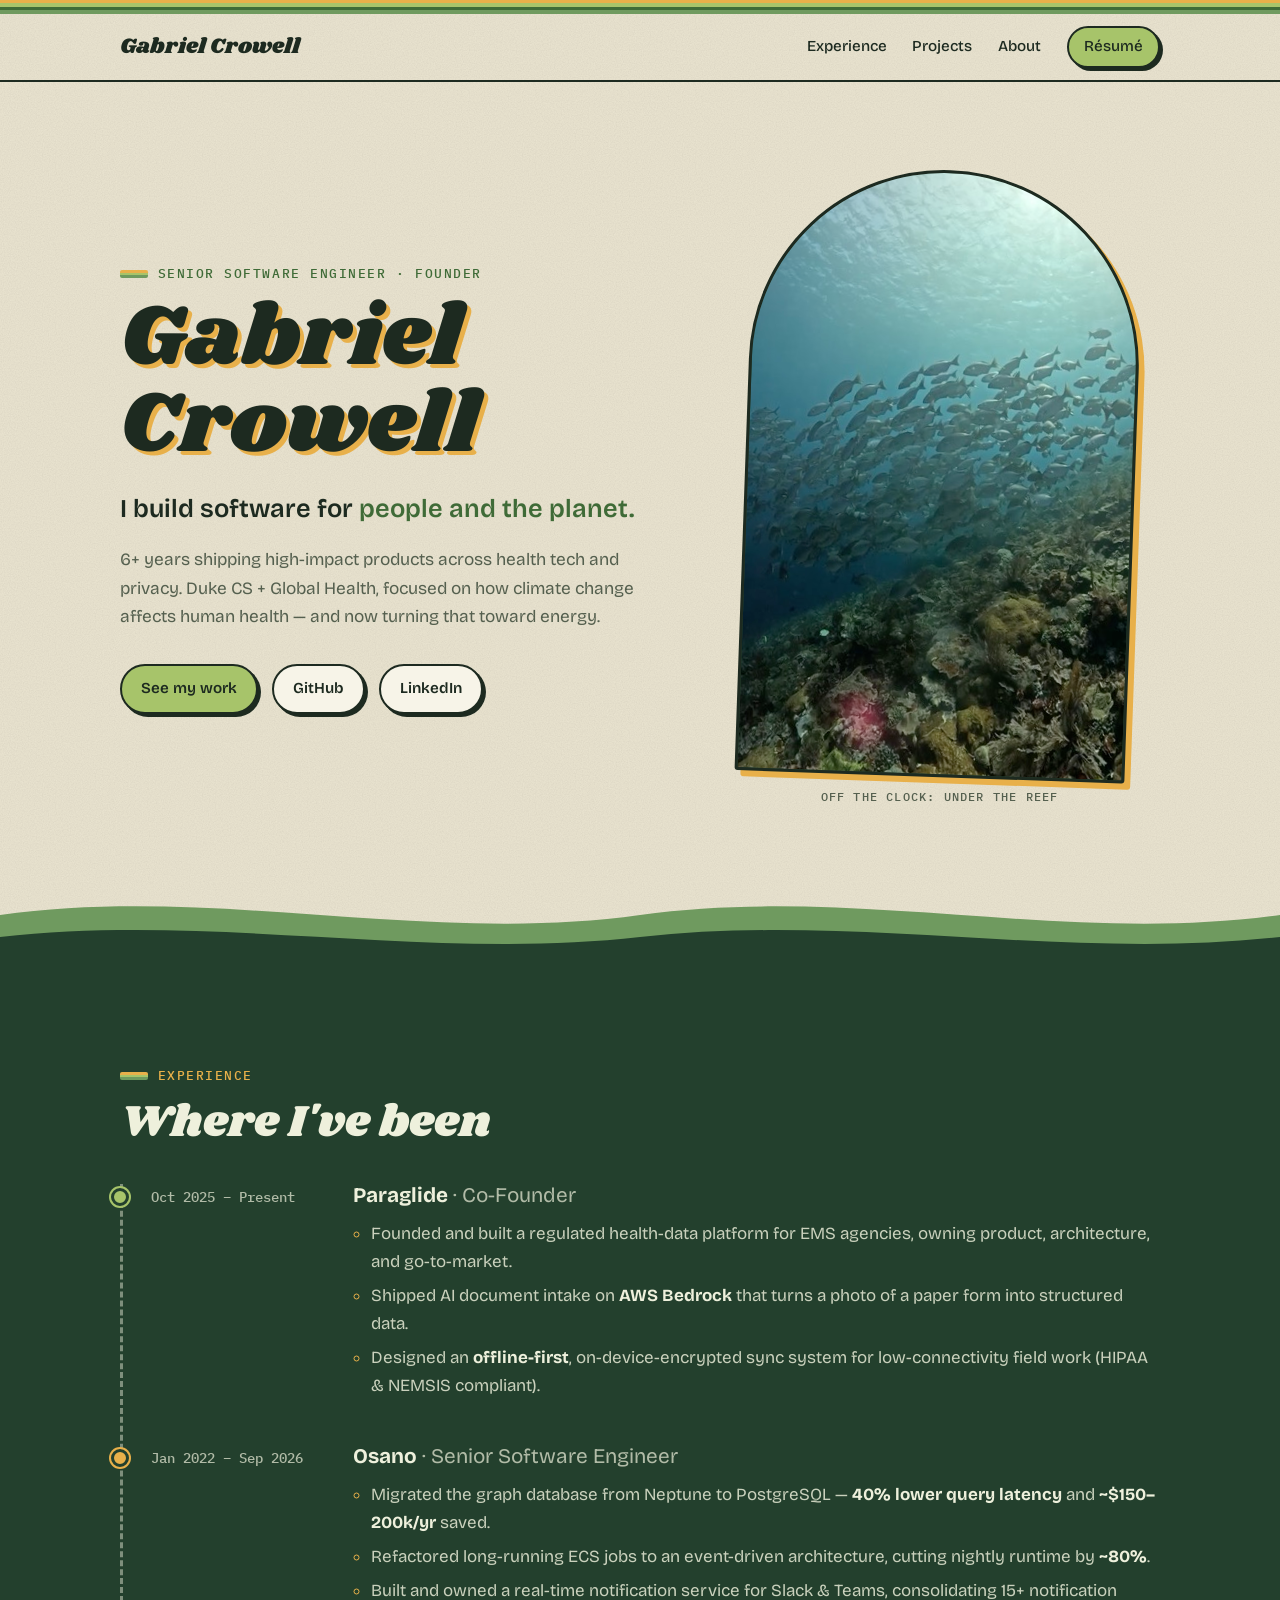
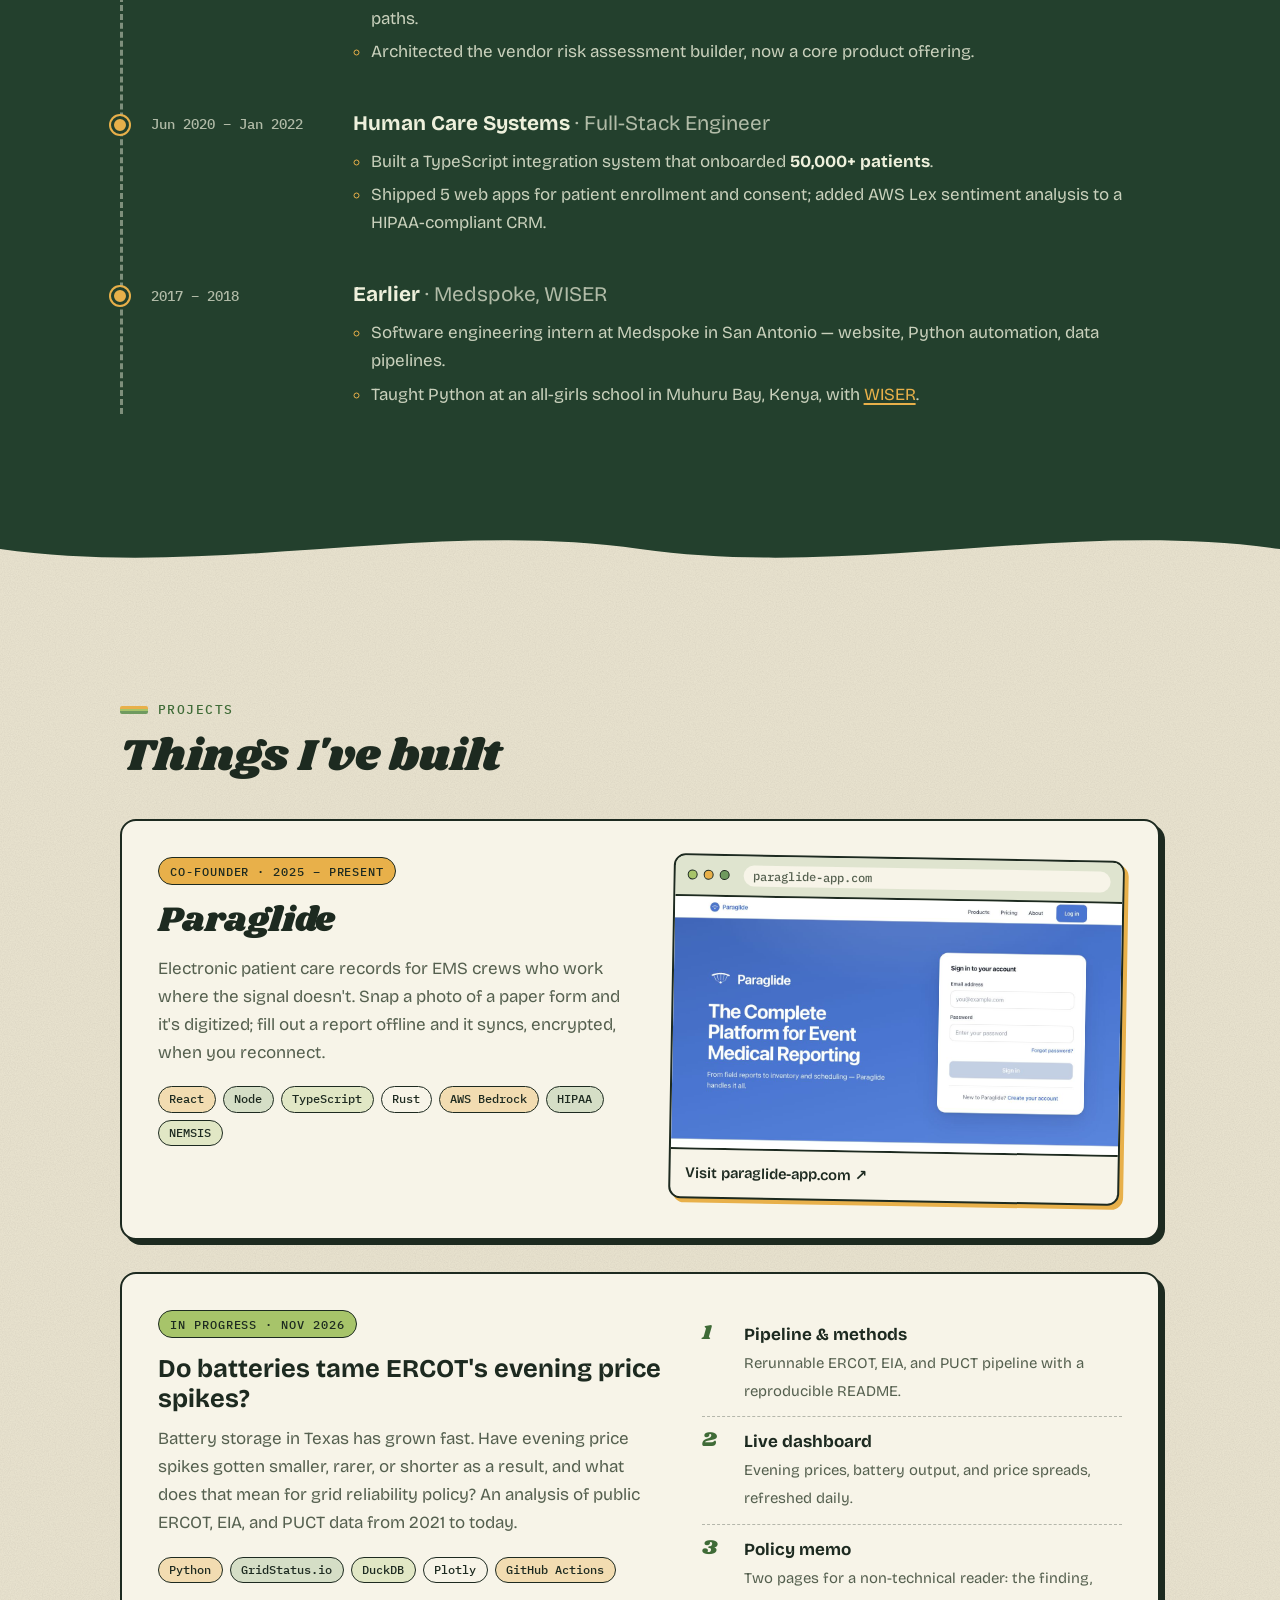
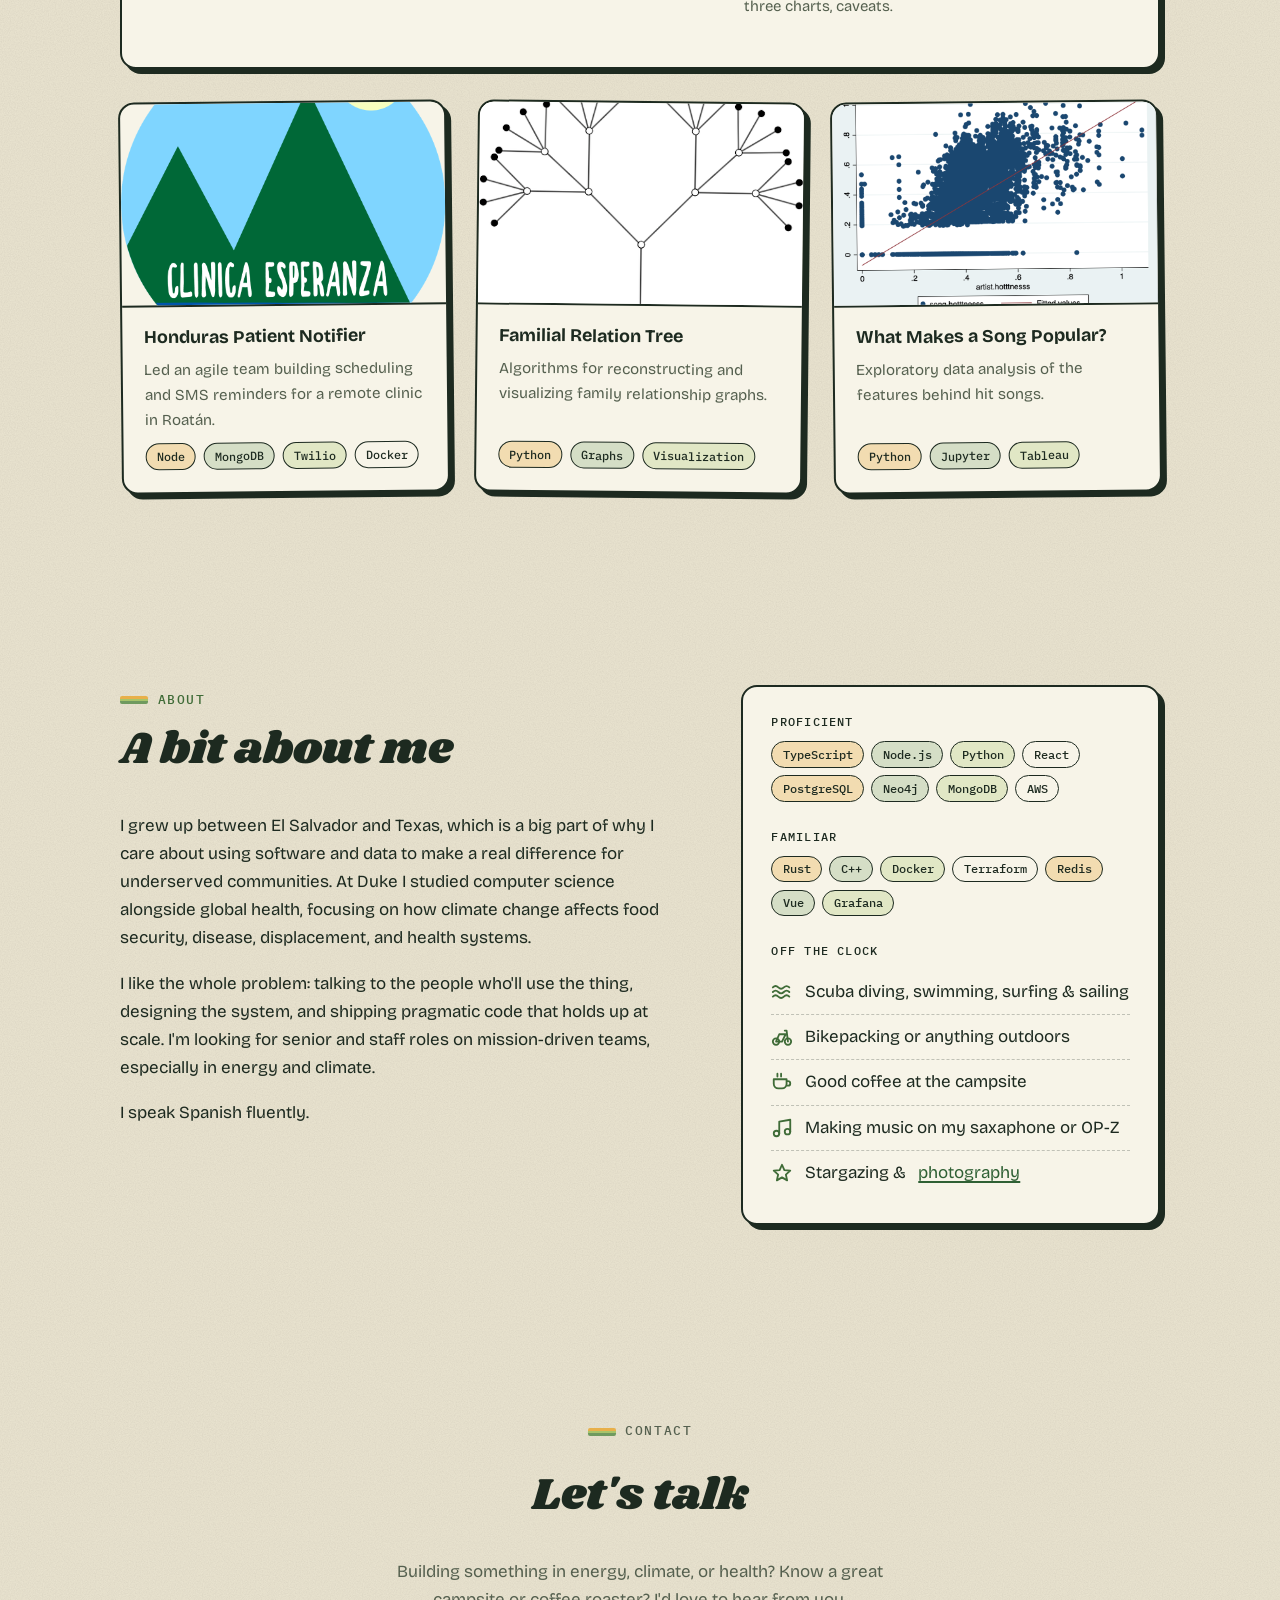
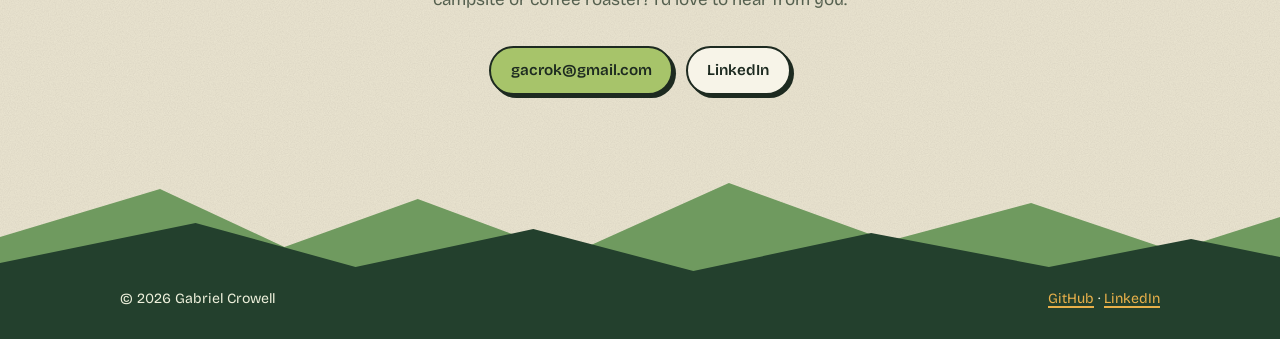
<file: index.html>
<!DOCTYPE html>
<html lang="en" data-palette="forest">
<head>
  <meta charset="utf-8">
  <meta name="viewport" content="width=device-width, initial-scale=1">
  <title>Gabriel Crowell — Software Engineer</title>
  <meta name="description" content="Gabriel Crowell is a senior software engineer building mission-driven systems across health tech, privacy, and energy.">

  <meta property="og:title" content="Gabriel Crowell — Software Engineer">
  <meta property="og:description" content="Senior software engineer building mission-driven systems across health tech, privacy, and energy.">

  <link rel="preconnect" href="https://fonts.googleapis.com">
  <link rel="preconnect" href="https://fonts.gstatic.com" crossorigin>
  <link href="https://fonts.googleapis.com/css2?family=Bricolage+Grotesque:opsz,wght@12..96,400;12..96,500;12..96,600;12..96,700&family=IBM+Plex+Mono:wght@500&family=Shrikhand&display=swap" rel="stylesheet">
  <link rel="stylesheet" href="css/site.css">
</head>

<body>

  <div class="stripes" aria-hidden="true"></div>
  <nav class="nav">
    <div class="wrap">
      <a class="nav-name" href="#top">Gabriel Crowell</a>
      <div class="nav-links">
        <a href="#experience">Experience</a>
        <a href="#projects">Projects</a>
        <a href="#about">About</a>
        <a class="btn btn-primary" href="Gabriel_Crowell_Resume.pdf">Résumé</a>
      </div>
    </div>
  </nav>

  <main id="top">

    <!-- Hero -->
    <header class="hero">
      <div class="wrap">
        <div>
          <p class="eyebrow">Senior Software Engineer · Founder</p>
          <h1>Gabriel Crowell</h1>
          <p class="tagline">I build software for <mark>people and the planet.</mark></p>
          <p class="lede">
            6+ years shipping high-impact products across health tech and privacy. Duke CS + Global Health,
            focused on how climate change affects human health — and now turning that toward energy.
          </p>
          <div class="hero-actions">
            <a class="btn btn-primary" href="#projects">See my work</a>
            <a class="btn" href="https://github.com/MistyLeo12">GitHub</a>
            <a class="btn" href="https://www.linkedin.com/in/gabriel--crowell">LinkedIn</a>
          </div>
        </div>

        <figure class="hero-art">
          <video class="reef" autoplay muted loop playsinline preload="auto" poster="media/reef-poster.jpg" aria-label="Diving over a reef with a school of fish">
            <source src="media/reef-loop.mp4" type="video/mp4">
          </video>
          <figcaption>Off the clock: under the reef</figcaption>
        </figure>
      </div>

      <svg class="waves" viewBox="0 0 1440 90" preserveAspectRatio="none" aria-hidden="true">
        <path class="w1" d="M0,40 C240,10 480,70 720,40 C960,10 1200,70 1440,40 L1440,90 L0,90Z"/>
        <path class="w2" d="M0,62 C240,38 480,86 720,62 C960,38 1200,86 1440,62 L1440,90 L0,90Z"/>
      </svg>
    </header>

    <!-- Experience -->
    <section id="experience">
      <div class="wrap">
        <p class="eyebrow">Experience</p>
        <h2>Where I've been</h2>

        <ol class="jobs">
          <li class="job">
            <div class="job-when">Oct 2025 – Present</div>
            <div>
              <h3>Paraglide <span>· Co-Founder</span></h3>
              <ul>
                <li>Founded and built a regulated health-data platform for EMS agencies, owning product, architecture, and go-to-market.</li>
                <li>Shipped AI document intake on <strong>AWS Bedrock</strong> that turns a photo of a paper form into structured data.</li>
                <li>Designed an <strong>offline-first</strong>, on-device-encrypted sync system for low-connectivity field work (HIPAA &amp; NEMSIS compliant).</li>
              </ul>
            </div>
          </li>

          <li class="job">
            <div class="job-when">Jan 2022 – Sep 2026</div>
            <div>
              <h3>Osano <span>· Senior Software Engineer</span></h3>
              <ul>
                <li>Migrated the graph database from Neptune to PostgreSQL — <strong>40% lower query latency</strong> and <strong>~$150–200k/yr</strong> saved.</li>
                <li>Refactored long-running ECS jobs to an event-driven architecture, cutting nightly runtime by <strong>~80%</strong>.</li>
                <li>Built and owned a real-time notification service for Slack &amp; Teams, consolidating 15+ notification paths.</li>
                <li>Architected the vendor risk assessment builder, now a core product offering.</li>
              </ul>
            </div>
          </li>

          <li class="job">
            <div class="job-when">Jun 2020 – Jan 2022</div>
            <div>
              <h3>Human Care Systems <span>· Full-Stack Engineer</span></h3>
              <ul>
                <li>Built a TypeScript integration system that onboarded <strong>50,000+ patients</strong>.</li>
                <li>Shipped 5 web apps for patient enrollment and consent; added AWS Lex sentiment analysis to a HIPAA-compliant CRM.</li>
              </ul>
            </div>
          </li>

          <li class="job">
            <div class="job-when">2017 – 2018</div>
            <div>
              <h3>Earlier <span>· Medspoke, WISER</span></h3>
              <ul>
                <li>Software engineering intern at Medspoke in San Antonio — website, Python automation, data pipelines.</li>
                <li>Taught Python at an all-girls school in Muhuru Bay, Kenya, with <a href="https://www.wisergirls.org/">WISER</a>.</li>
              </ul>
            </div>
          </li>
        </ol>
      </div>
    </section>

    <svg class="waves down" viewBox="0 0 1440 90" preserveAspectRatio="none" aria-hidden="true">
      <path class="w1" d="M0,50 C240,20 480,80 720,50 C960,20 1200,80 1440,50 L1440,90 L0,90Z"/>
    </svg>

    <!-- Projects -->
    <section id="projects">
      <div class="wrap">
        <p class="eyebrow">Projects</p>
        <h2>Things I've built</h2>

        <article class="featured postcard">
          <div>
            <span class="status">Co-Founder · 2025 – Present</span>
            <h3>Paraglide</h3>
            <p>
              Electronic patient care records for EMS crews who work where the signal doesn't.
              Snap a photo of a paper form and it's digitized; fill out a report offline and it syncs, encrypted, when you reconnect.
            </p>
            <ul class="tags">
              <li>React</li><li>Node</li><li>TypeScript</li><li>Rust</li><li>AWS Bedrock</li><li>HIPAA</li><li>NEMSIS</li>
            </ul>
          </div>
          <a class="site-preview" href="https://www.paraglide-app.com/" target="_blank" rel="noopener">
            <div class="site-bar" aria-hidden="true"><i></i><i></i><i></i><span>paraglide-app.com</span></div>
            <img src="img/portfolio/paraglide.jpg" alt="Paraglide homepage: The Complete Platform for Event Medical Reporting" loading="lazy">
            <div class="site-cta">Visit paraglide-app.com ↗</div>
          </a>
        </article>

        <article class="energy postcard">
          <div>
            <span class="status building">In progress · Nov 2026</span>
            <h3>Do batteries tame ERCOT's evening price spikes?</h3>
            <p>
              Battery storage in Texas has grown fast. Have evening price spikes gotten smaller, rarer, or shorter as a result,
              and what does that mean for grid reliability policy? An analysis of public ERCOT, EIA, and PUCT data from 2021 to today.
            </p>
            <ul class="tags">
              <li>Python</li><li>GridStatus.io</li><li>DuckDB</li><li>Plotly</li><li>GitHub Actions</li>
            </ul>
          </div>
          <ol>
            <li><div><strong>Pipeline &amp; methods</strong><span>Rerunnable ERCOT, EIA, and PUCT pipeline with a reproducible README.</span></div></li>
            <li><div><strong>Live dashboard</strong><span>Evening prices, battery output, and price spreads, refreshed daily.</span></div></li>
            <li><div><strong>Policy memo</strong><span>Two pages for a non-technical reader: the finding, three charts, caveats.</span></div></li>
          </ol>
        </article>

        <div class="grid">
          <a class="card postcard" href="https://github.com/MistyLeo12/WhatsAppSpike">
            <img src="img/portfolio/clinica.png" alt="" loading="lazy">
            <div class="card-body">
              <h3>Honduras Patient Notifier</h3>
              <p>Led an agile team building scheduling and SMS reminders for a remote clinic in Roatán.</p>
              <ul class="tags"><li>Node</li><li>MongoDB</li><li>Twilio</li><li>Docker</li></ul>
            </div>
          </a>

          <a class="card postcard" href="https://github.com/MistyLeo12/Relation-Tree">
            <img src="img/portfolio/tree.png" alt="" loading="lazy">
            <div class="card-body">
              <h3>Familial Relation Tree</h3>
              <p>Algorithms for reconstructing and visualizing family relationship graphs.</p>
              <ul class="tags"><li>Python</li><li>Graphs</li><li>Visualization</li></ul>
            </div>
          </a>

          <a class="card postcard" href="https://github.com/MistyLeo12/songAnalysis-">
            <img src="img/portfolio/song.png" alt="" loading="lazy">
            <div class="card-body">
              <h3>What Makes a Song Popular?</h3>
              <p>Exploratory data analysis of the features behind hit songs.</p>
              <ul class="tags"><li>Python</li><li>Jupyter</li><li>Tableau</li></ul>
            </div>
          </a>
        </div>
      </div>
    </section>

    <!-- About -->
    <section id="about" class="about">
      <div class="wrap">
        <div>
          <p class="eyebrow">About</p>
          <h2>A bit about me</h2>
          <p>
            I grew up between El Salvador and Texas, which is a big part of why I care about using software and data
            to make a real difference for underserved communities. At Duke I studied computer science alongside global health,
            focusing on how climate change affects food security, disease, displacement, and health systems.
          </p>
          <p>
            I like the whole problem: talking to the people who'll use the thing, designing the system, and shipping
            pragmatic code that holds up at scale. I'm looking for senior and staff roles on mission-driven teams,
            especially in energy and climate.
          </p>
          <p>I speak Spanish fluently.</p>
        </div>

        <div class="about-side postcard">
          <div class="skills">
            <h3>Proficient</h3>
            <ul class="tags">
              <li>TypeScript</li><li>Node.js</li><li>Python</li><li>React</li><li>PostgreSQL</li>
              <li>Neo4j</li><li>MongoDB</li><li>AWS</li>
            </ul>
          </div>
          <div class="skills">
            <h3>Familiar</h3>
            <ul class="tags">
              <li>Rust</li><li>C++</li><li>Docker</li><li>Terraform</li><li>Redis</li><li>Vue</li><li>Grafana</li>
            </ul>
          </div>
          <h3>Off the clock</h3>
          <ul class="offline">
            <li><svg viewBox="0 0 24 24" aria-hidden="true"><path d="M2 7c2-2 4-2 6 0s4 2 6 0 4-2 6 0M2 12c2-2 4-2 6 0s4 2 6 0 4-2 6 0M2 17c2-2 4-2 6 0s4 2 6 0 4-2 6 0"/></svg>Scuba diving, swimming, surfing &amp; sailing</li>
            <li><svg viewBox="0 0 24 24" aria-hidden="true"><circle cx="5.5" cy="17" r="3.5"/><circle cx="18.5" cy="17" r="3.5"/><path d="M15 5h2l1.5 12M5.5 17 9 9h7l-4 8z"/></svg>Bikepacking or anything outdoors</li>
            <li><svg viewBox="0 0 24 24" aria-hidden="true"><path d="M3 9h14v5a5 5 0 0 1-5 5H8a5 5 0 0 1-5-5zM17 11h1.5a2.5 2.5 0 0 1 0 5H17M7 3v3M11 3v3"/></svg>Good coffee at the campsite</li>
            <li><svg viewBox="0 0 24 24" aria-hidden="true"><path d="M9 18V5l12-2v13"/><circle cx="6" cy="18" r="3"/><circle cx="18" cy="16" r="3"/></svg>Making music on my saxaphone or OP-Z</li>
            <li><svg viewBox="0 0 24 24" aria-hidden="true"><path d="M12 3l2.6 5.8 6.4.6-4.8 4.3 1.4 6.3L12 16.8 6.4 20l1.4-6.3L3 9.4l6.4-.6z"/></svg>Stargazing &amp; <a href="photo.html">photography</a></li>
          </ul>
        </div>
      </div>
    </section>

    <!-- Contact -->
    <section id="contact" class="contact">
      <div class="wrap">
        <p class="eyebrow">Contact</p>
        <h2>Let's talk</h2>
        <p>Building something in energy, climate, or health? Know a great campsite or coffee roaster? I'd love to hear from you.</p>
        <div class="hero-actions">
          <a class="btn btn-primary" href="mailto:gacrok@gmail.com">gacrok@gmail.com</a>
          <a class="btn" href="https://www.linkedin.com/in/gabriel--crowell">LinkedIn</a>
        </div>
      </div>

      <svg class="mountains" viewBox="0 0 1440 120" preserveAspectRatio="none" aria-hidden="true">
        <path class="m1" d="M0,120 L0,70 L180,22 L320,80 L470,32 L640,88 L820,16 L1000,74 L1160,36 L1320,84 L1440,50 L1440,120Z"/>
        <path class="m2" d="M0,120 L0,96 L220,56 L400,100 L600,62 L780,104 L980,66 L1180,100 L1340,72 L1440,90 L1440,120Z"/>
      </svg>
    </section>

  </main>

  <footer>
    <div class="wrap">
      <span>© 2026 Gabriel Crowell</span>
      <span><a href="https://github.com/MistyLeo12">GitHub</a> · <a href="https://www.linkedin.com/in/gabriel--crowell">LinkedIn</a></span>
    </div>
  </footer>

  <script>
    // Some browsers skip the autoplay attribute; nudge the muted loop to start.
    const reef = document.querySelector('.reef');
    reef.muted = true;
    reef.play().catch(() => {});
  </script>
</body>
</html>
</file>
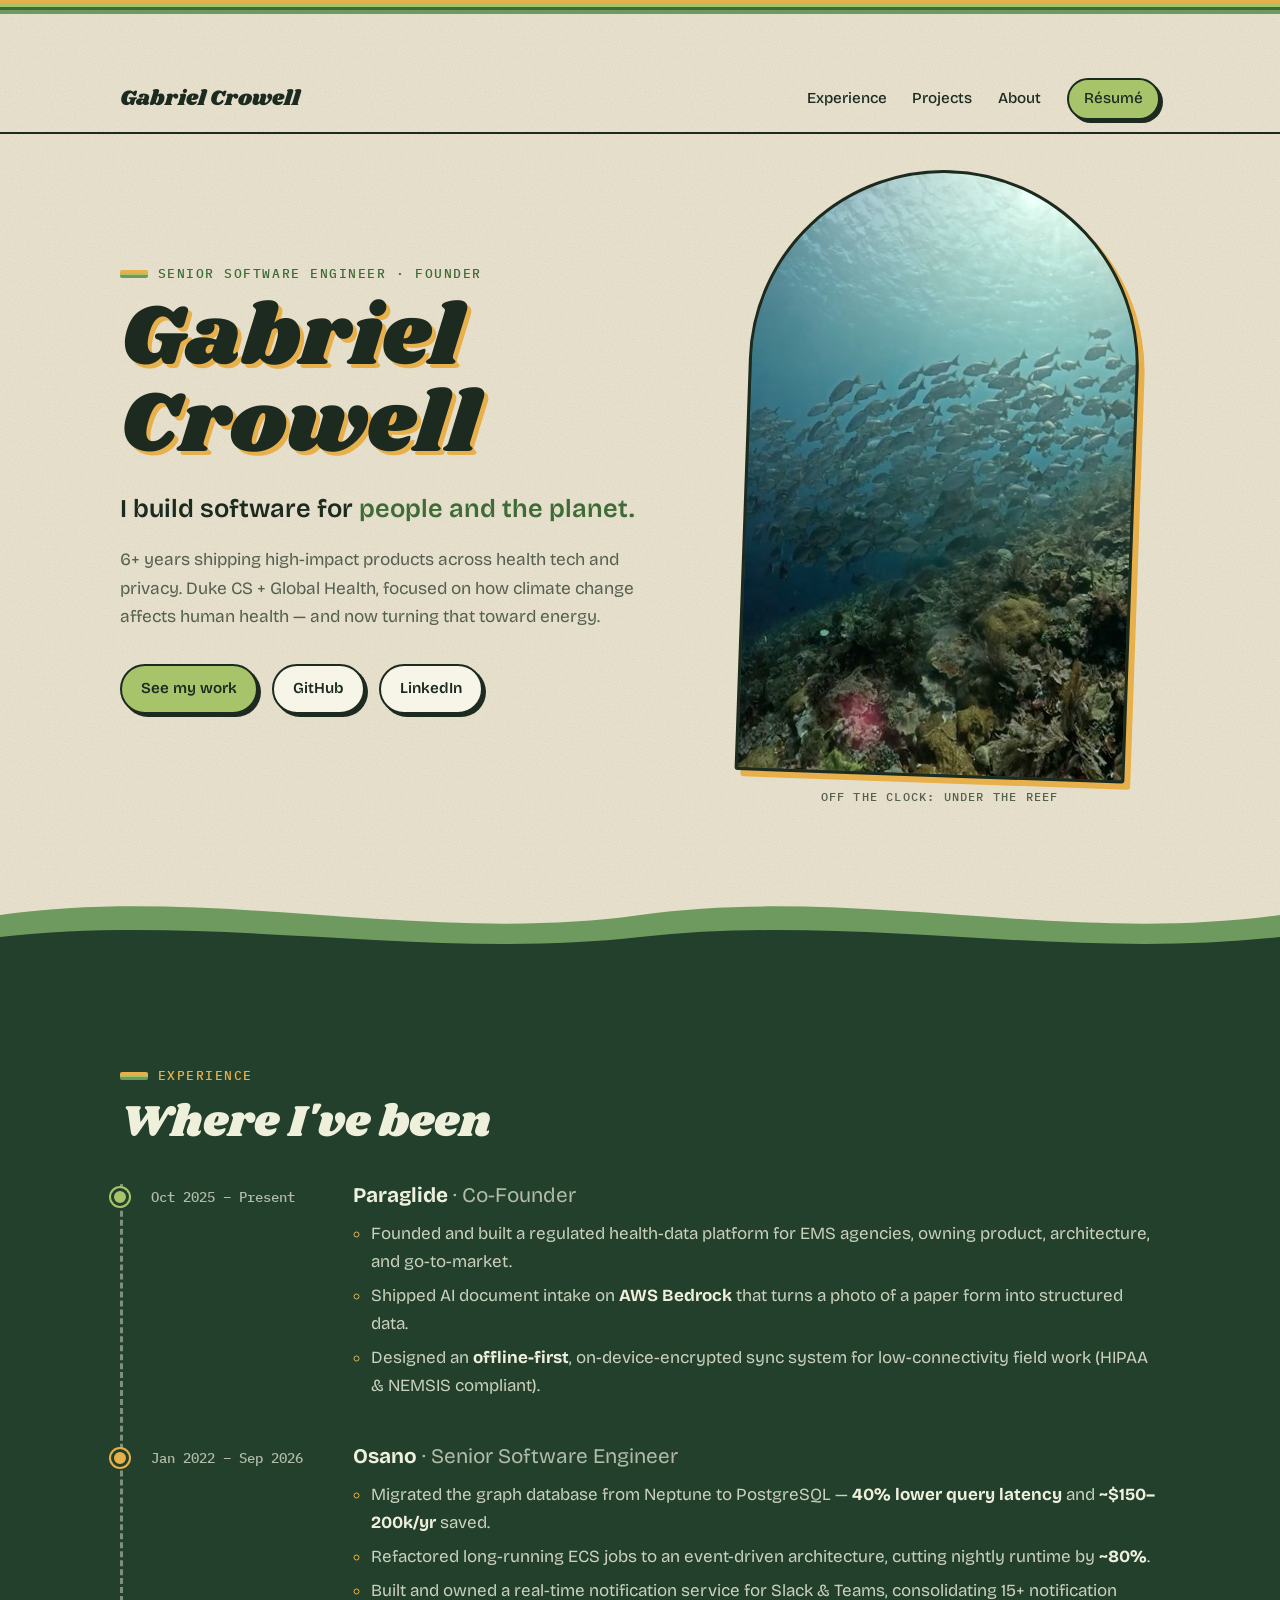
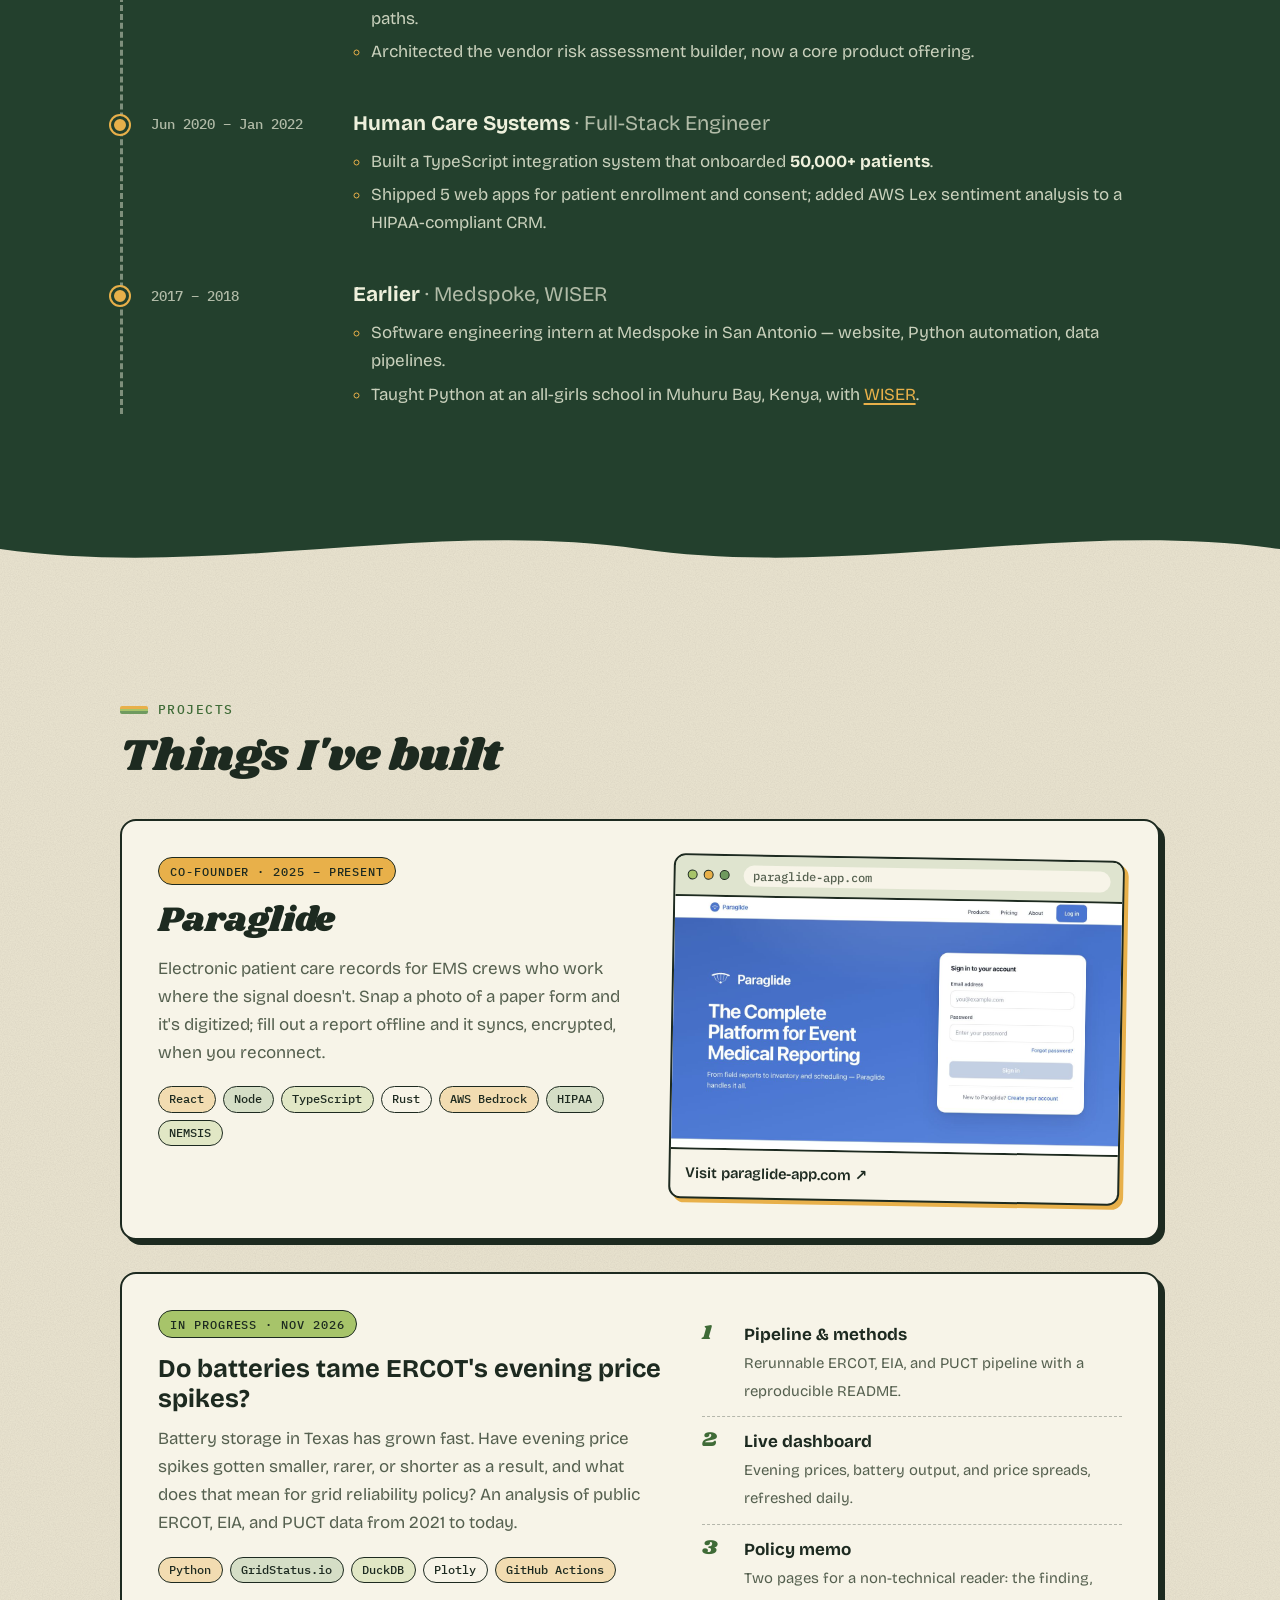
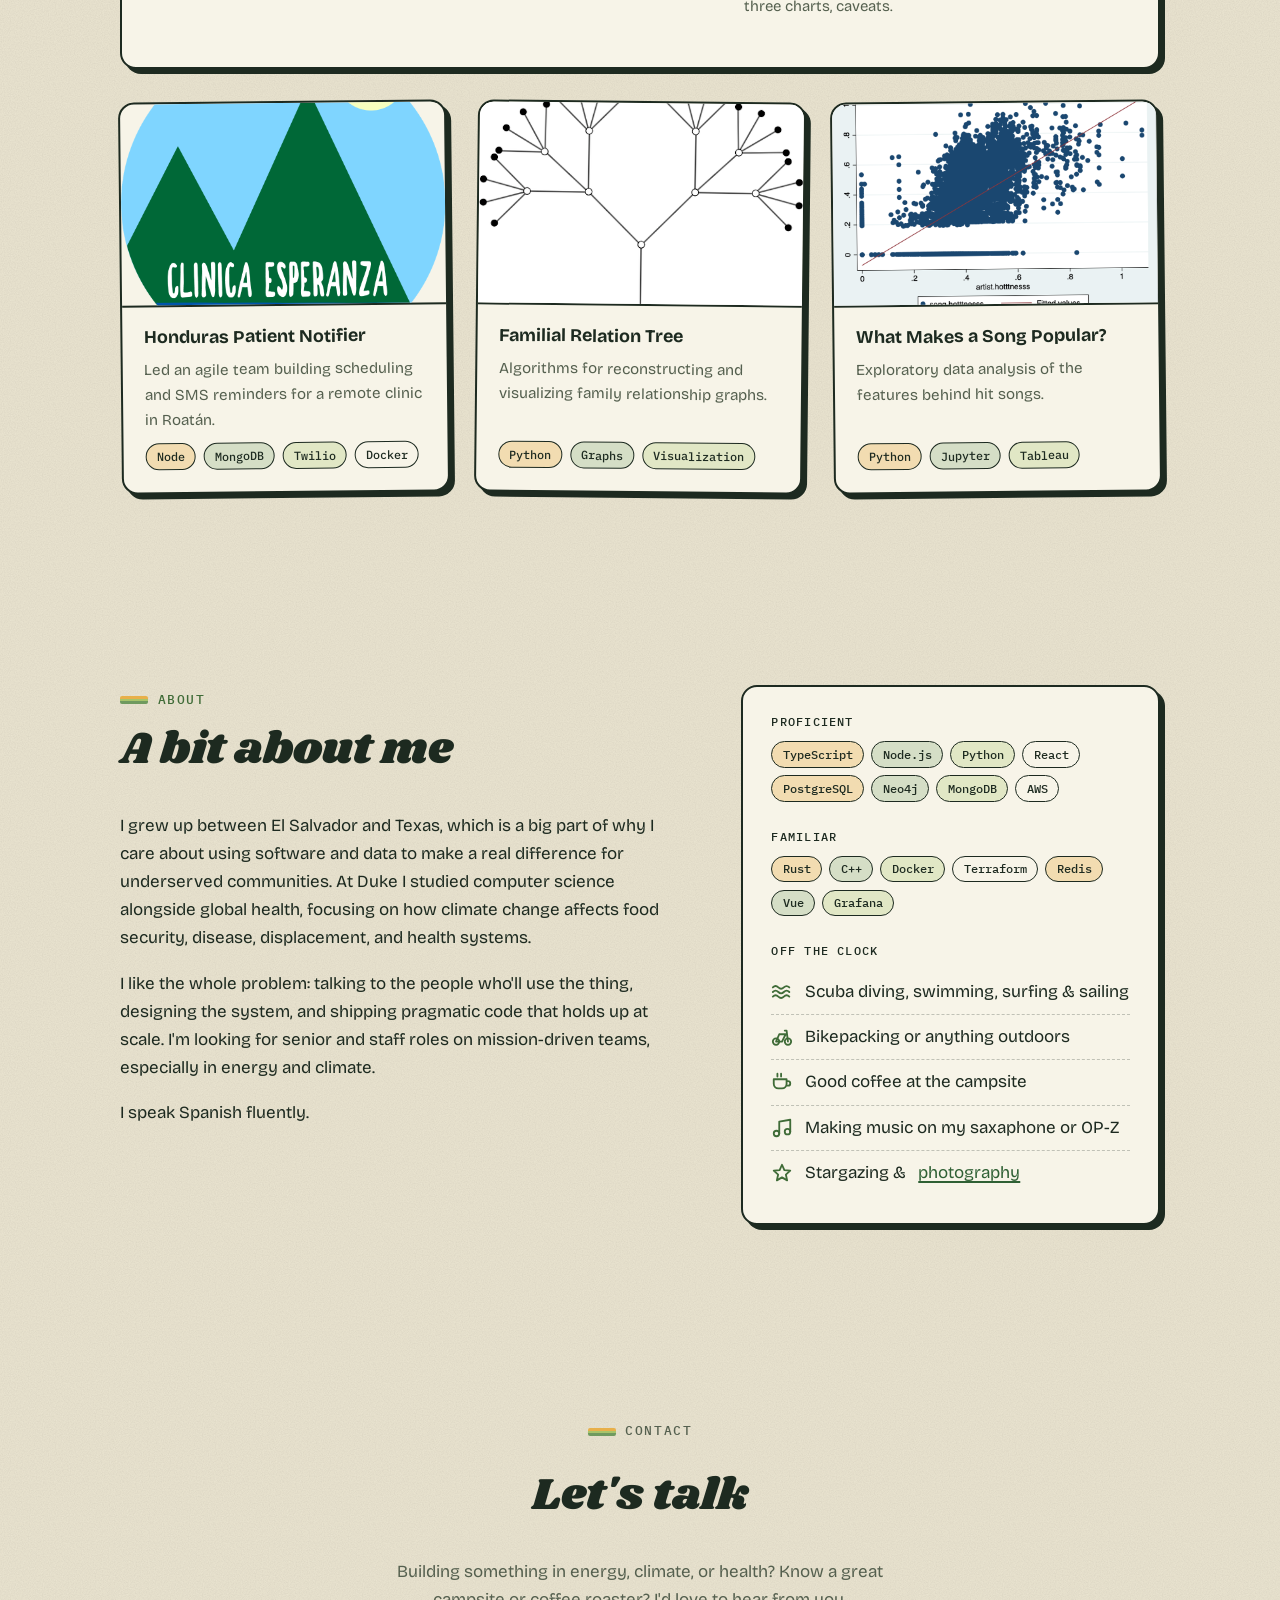
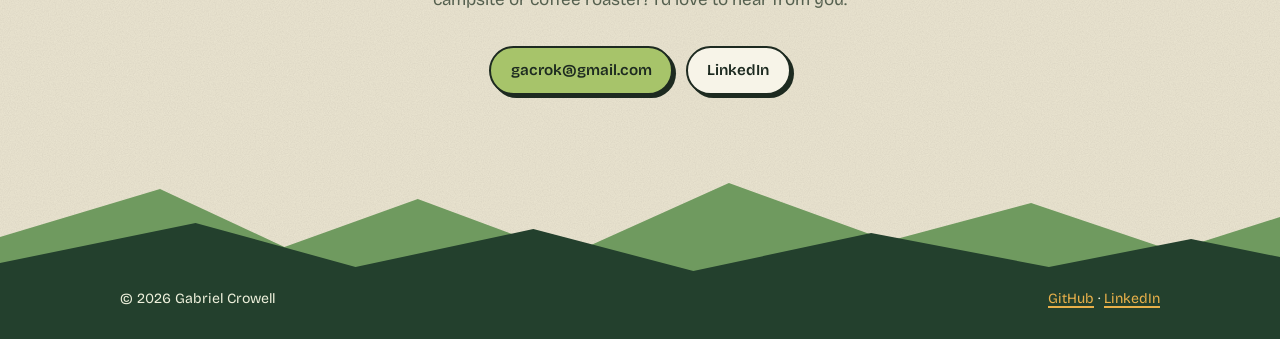
<file: about.html>
<!DOCTYPE html>
<html lang="en">
<head>
  <meta charset="utf-8">
  <title>Gabriel Crowell</title>
  <meta http-equiv="refresh" content="0; url=index.html#about">
  <link rel="canonical" href="index.html#about">
</head>
<body><a href="index.html#about">Moved to the home page</a></body>
</html>
</file>
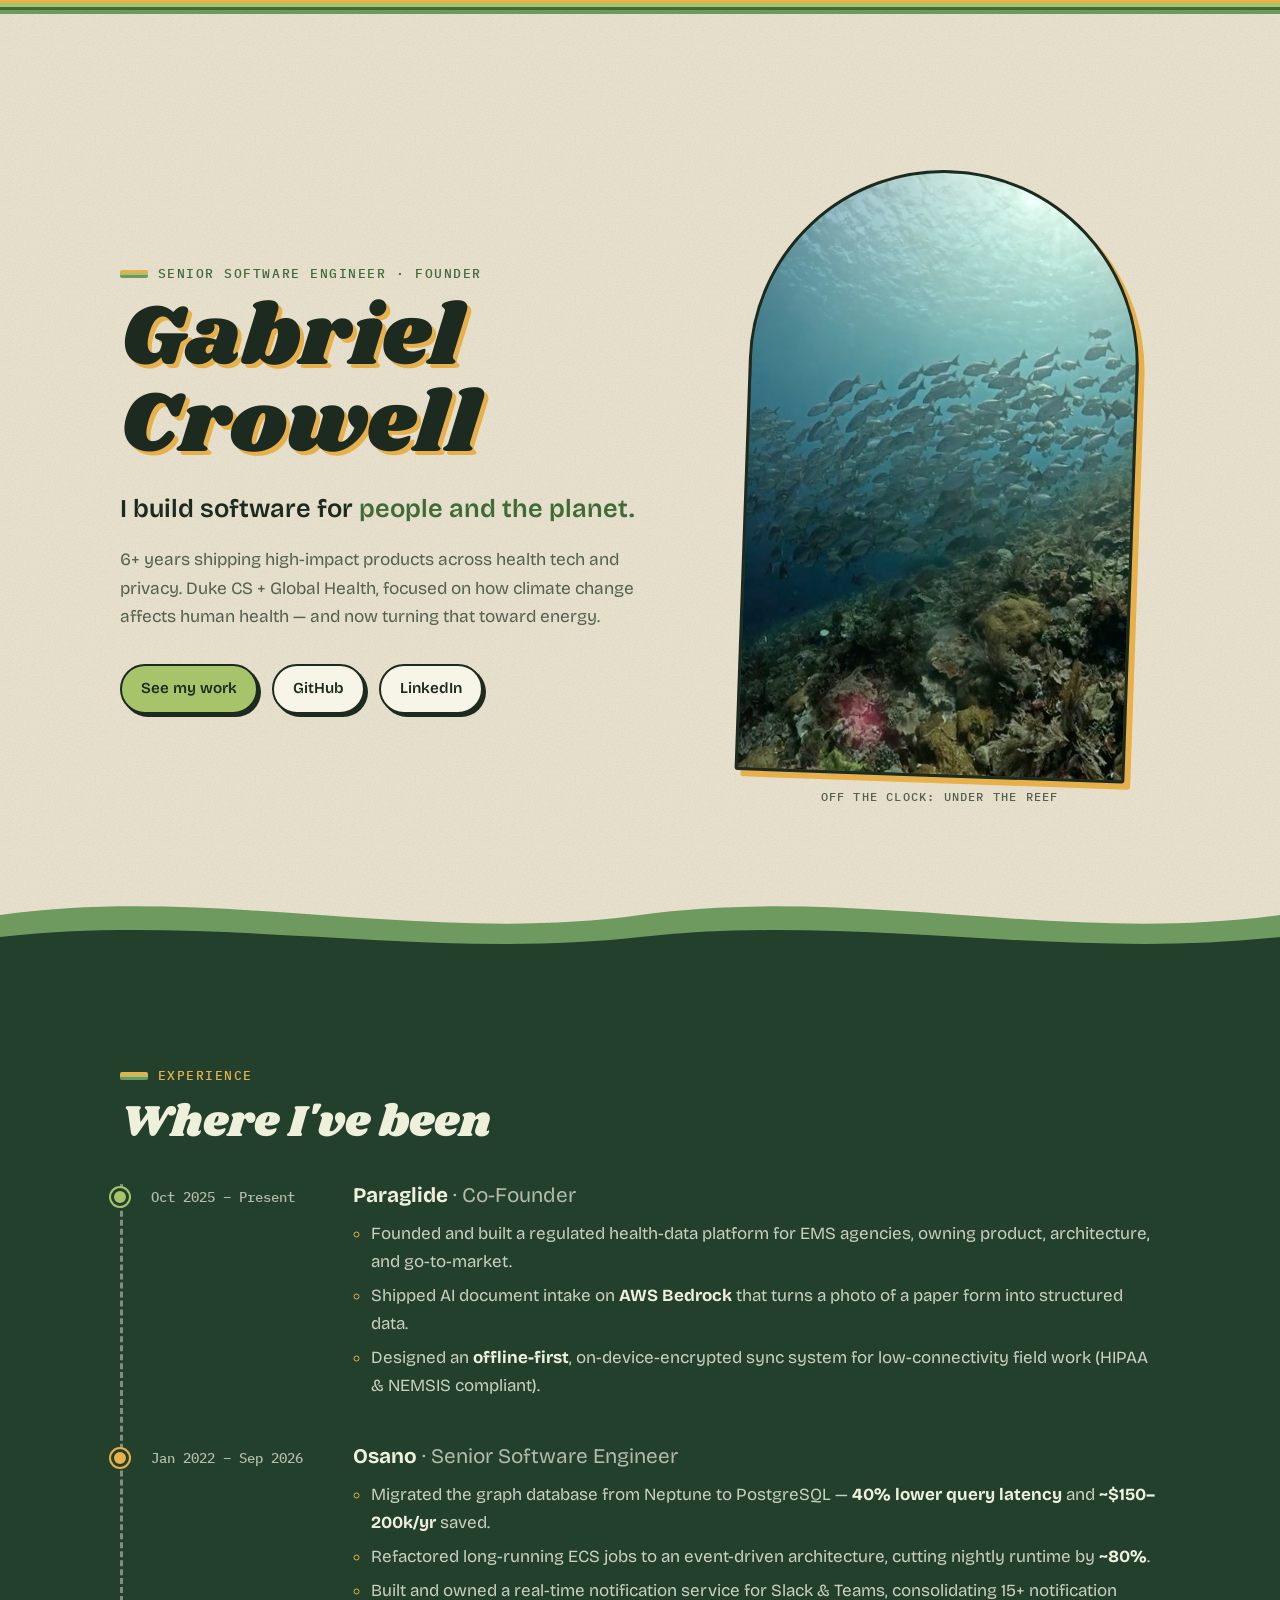
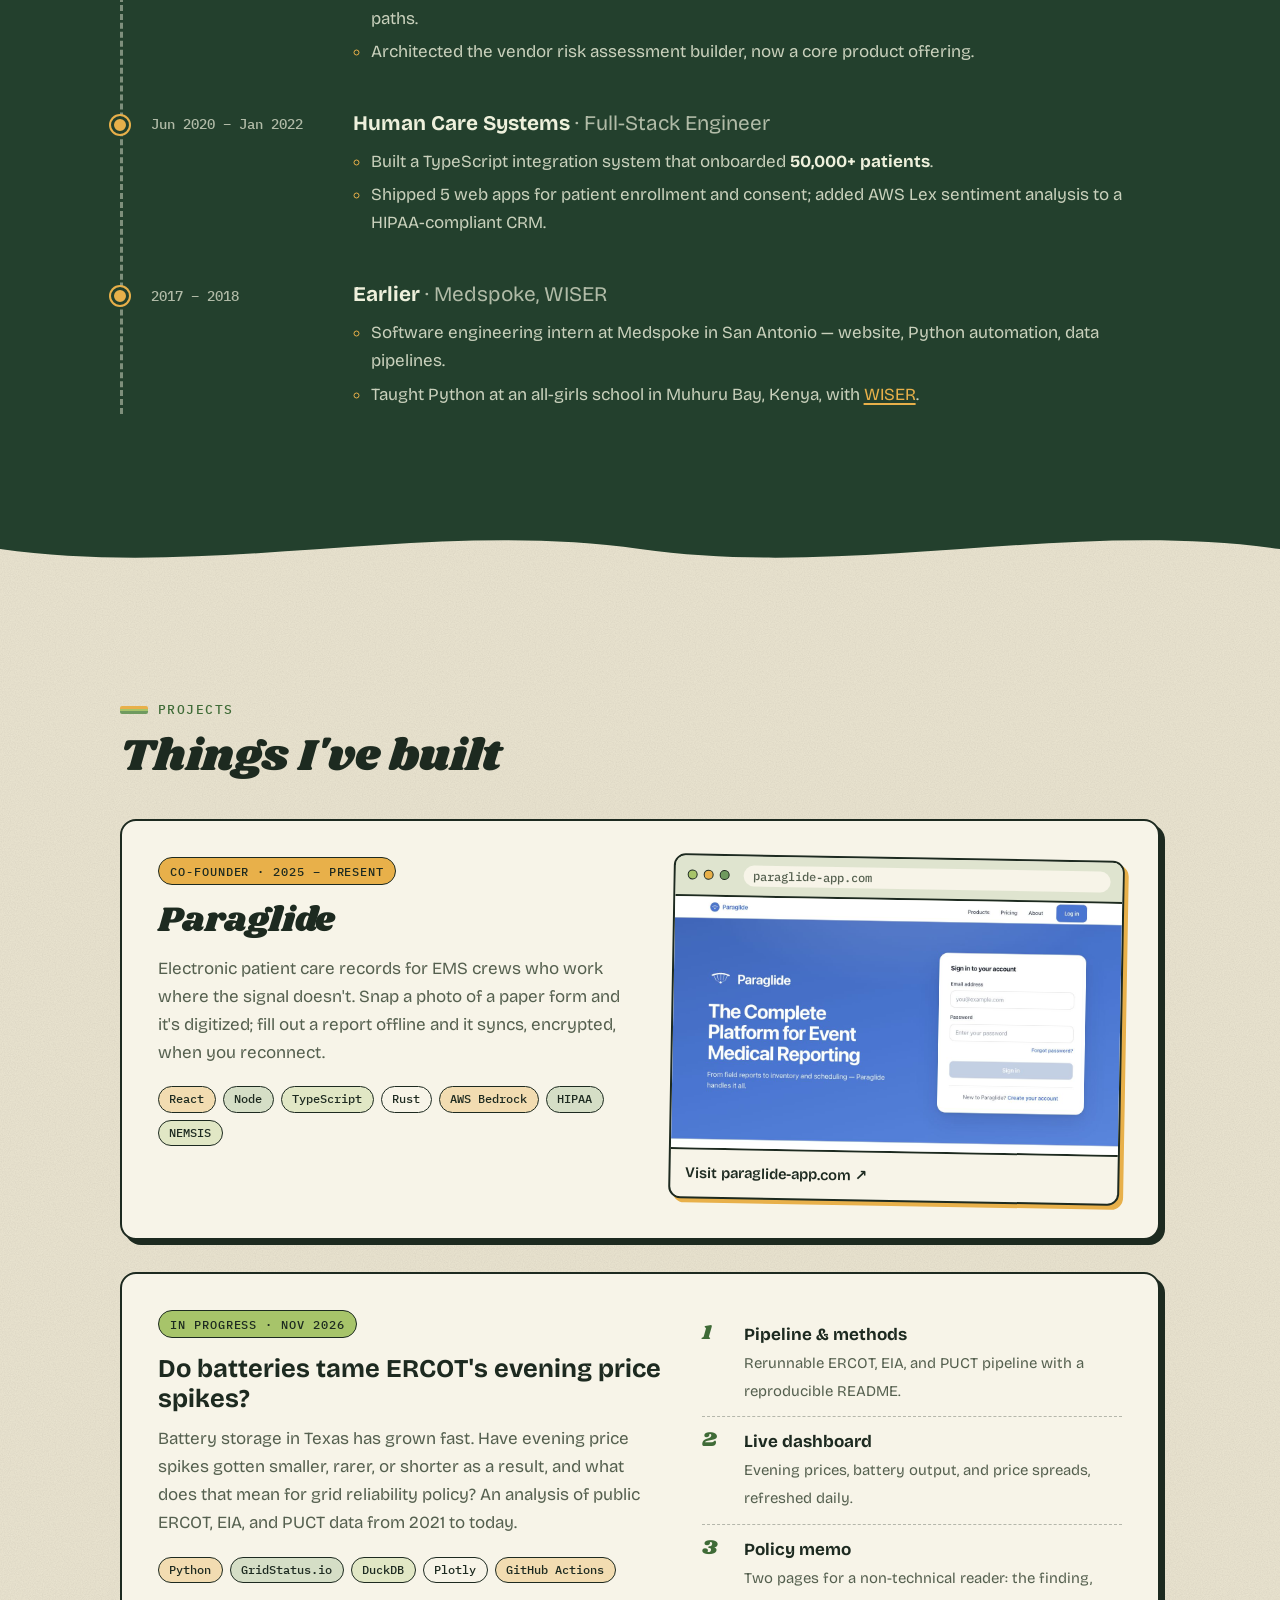
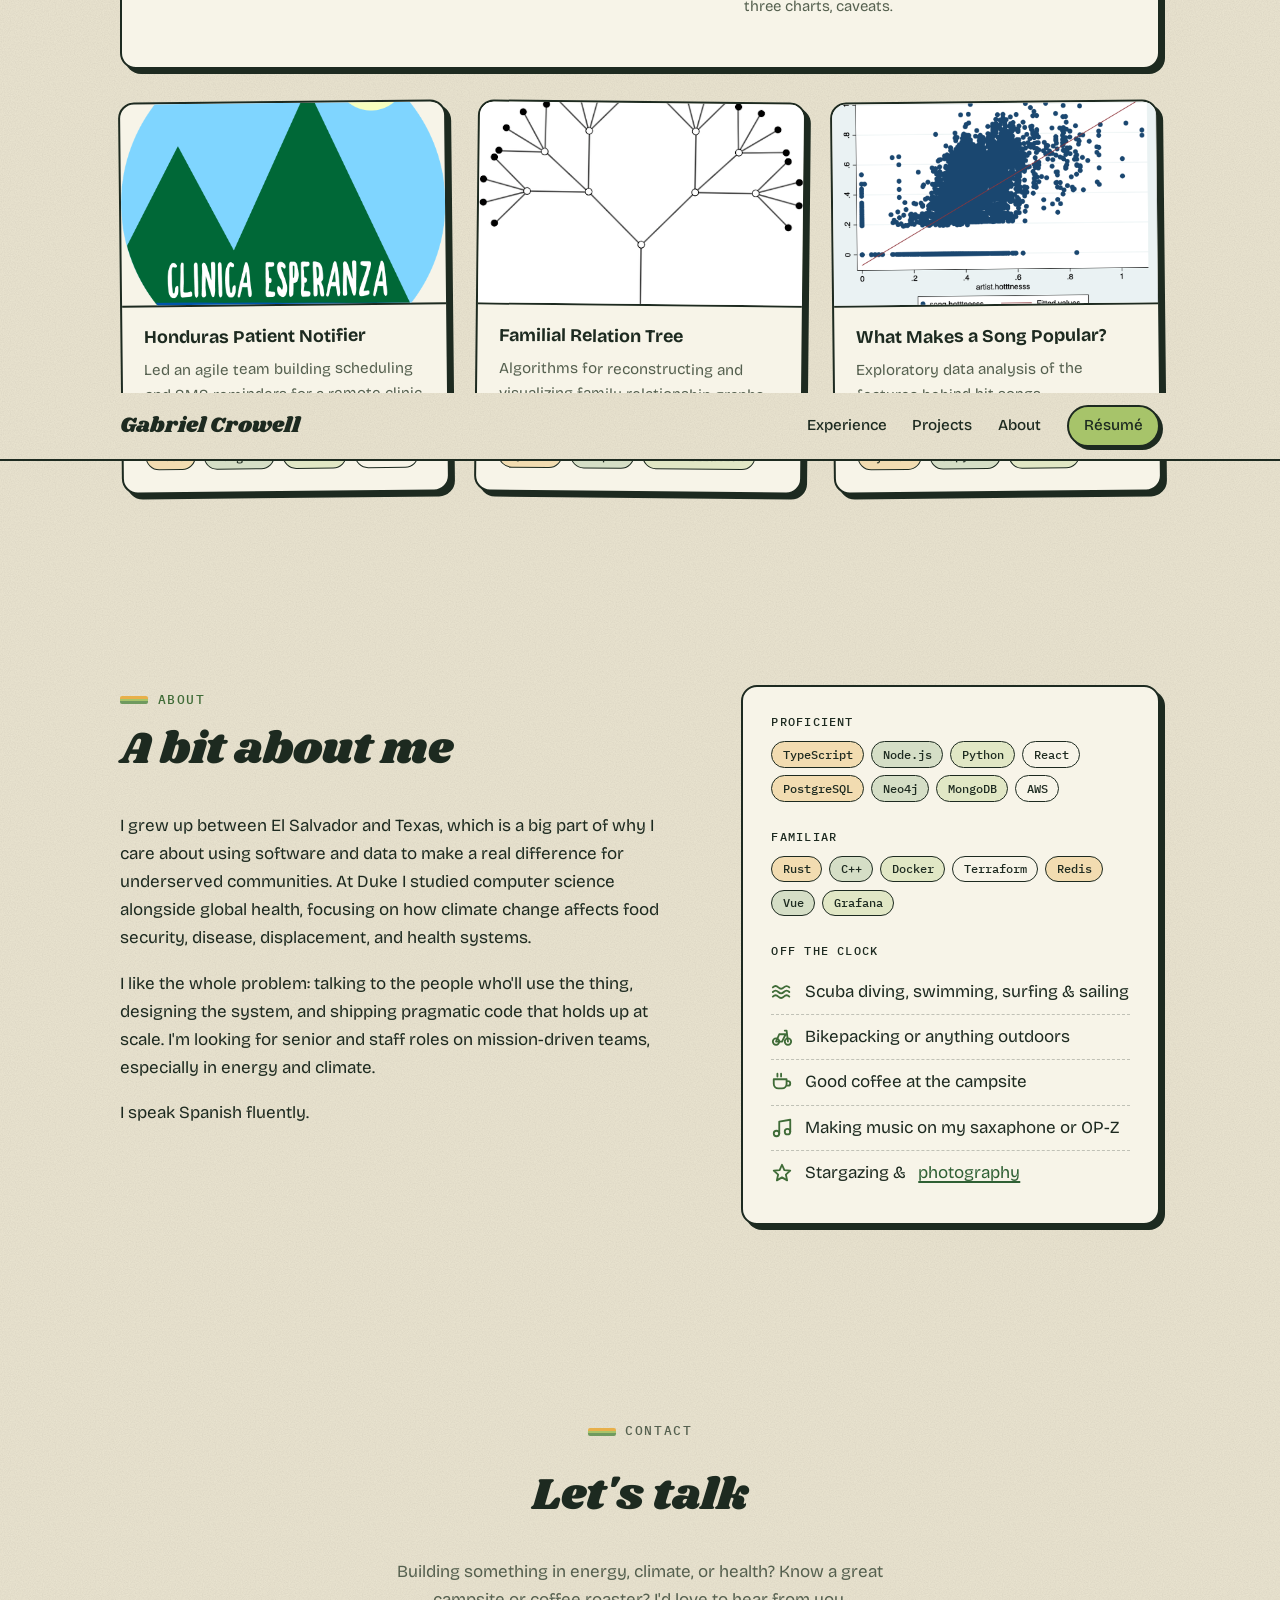
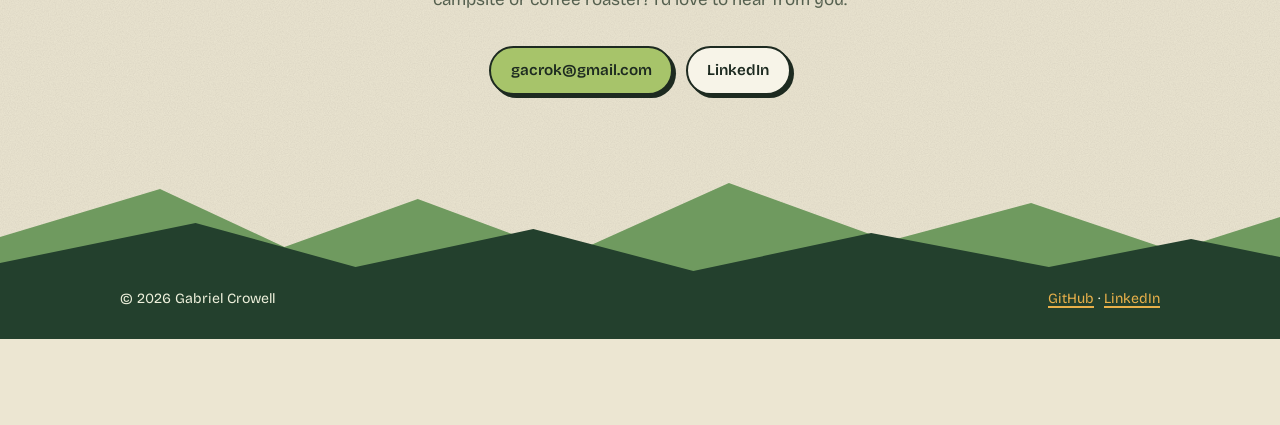
<file: contact.html>
<!DOCTYPE html>
<html lang="en">
<head>
  <meta charset="utf-8">
  <title>Gabriel Crowell</title>
  <meta http-equiv="refresh" content="0; url=index.html#contact">
  <link rel="canonical" href="index.html#contact">
</head>
<body><a href="index.html#contact">Moved to the home page</a></body>
</html>
</file>
<file: css/site.css>
/* ==========================================================================
   Theme tokens — retro outdoors / surf.
   Colors, fonts, and the paper texture all live here; swap this block to re-theme.
   Set data-palette="forest" on <html> for the green palette (defined below).
   ========================================================================== */
:root {
  --paper: #f3e7cf;
  --band-text: #f3e7cf;   /* text on the dark Experience band and footer */
  --on-accent: #1f2f37;   /* text on filled buttons and status chips */
  --surface: #fbf4e4;
  --ink: #1f2f37;
  --muted: #56646a;
  --line: #1f2f37;

  --sun: #f0a43a;       /* mustard */
  --coral: #e2703f;     /* sunset */
  --rust: #b0452a;      /* text-safe warm accent */
  --sea: #2f7f7a;       /* teal */
  --sea-deep: #1d4e57;
  --link: #1f6660;

  --font-display: "Shrikhand", "Cooper Black", Georgia, serif;
  --font-sans: "Bricolage Grotesque", system-ui, -apple-system, "Segoe UI", sans-serif;
  --font-mono: "IBM Plex Mono", ui-monospace, Menlo, monospace;

  --radius: 16px;
  --shadow: 5px 5px 0 var(--ink);
  --max: 1080px;

  --grain: url("data:image/svg+xml,%3Csvg xmlns='http://www.w3.org/2000/svg' width='160' height='160'%3E%3Cfilter id='n'%3E%3CfeTurbulence type='fractalNoise' baseFrequency='.85' numOctaves='3' stitchTiles='stitch'/%3E%3CfeColorMatrix values='0 0 0 0 0 0 0 0 0 0 0 0 0 0 0 0 0 0 .07 0'/%3E%3C/filter%3E%3Crect width='100%25' height='100%25' filter='url(%23n)'/%3E%3C/svg%3E");
}

@media (prefers-color-scheme: dark) {
  :root:not([data-theme="light"]) {
    --paper: #12212a;
    --surface: #1a2e38;
    --ink: #f1e6cf;
    --muted: #a8b4b2;
    --line: #f1e6cf;
    --sun: #f4b14f;
    --coral: #ee8355;
    --rust: #f09a6c;
    --sea: #4fb0a8;
    --sea-deep: #2b6d72;
    --link: #7fd0c8;
    --shadow: 5px 5px 0 #071017;
  }
}

/* Forest palette: pine, moss, and lichen with a campfire-gold sun.
   Token names stay the same so every component picks it up. */
:root[data-palette="forest"] {
  --paper: #ece6d2;
  --band-text: #eef0dc;
  --on-accent: #1d2a20;
  --surface: #f7f4e8;
  --ink: #1d2a20;
  --muted: #55604f;
  --line: #1d2a20;
  --sun: #e8b04a;       /* campfire gold */
  --coral: #a7c46a;     /* lichen: primary buttons */
  --rust: #3f6b37;      /* moss: eyebrows, text accents */
  --sea: #6f9a5f;       /* sage: back ridges, water */
  --sea-deep: #23402d;  /* pine: Experience band, footer */
  --link: #2f6034;
}

@media (prefers-color-scheme: dark) {
  :root[data-palette="forest"]:not([data-theme="light"]) {
    --paper: #121a14;
    --surface: #1a251c;
    --ink: #e9e8d6;
    --muted: #a2ad99;
    --line: #e9e8d6;
    --sun: #f0c25e;
    --coral: #b6d27c;
    --rust: #a9d08a;
    --sea: #5f8f55;
    --sea-deep: #22402b;
    --link: #b9dd94;
    --shadow: 5px 5px 0 #060a07;
  }
}

/* ==========================================================================
   Base
   ========================================================================== */
*, *::before, *::after { box-sizing: border-box; }

html { scroll-behavior: smooth; scroll-padding-top: 80px; }

body {
  margin: 0;
  background: var(--paper) var(--grain);
  color: var(--ink);
  font: 17px/1.65 var(--font-sans);
  -webkit-font-smoothing: antialiased;
  overflow-x: hidden;
}

a { color: var(--link); text-decoration-thickness: 2px; text-underline-offset: 3px; }
a:hover { color: var(--rust); }

img { max-width: 100%; display: block; }

h1, h2, h3 { line-height: 1.15; margin: 0; }
h2 {
  font-family: var(--font-display);
  font-weight: 400;
  font-size: clamp(2rem, 4.5vw, 2.8rem);
  margin-bottom: 2.25rem;
}

.wrap { max-width: var(--max); margin: 0 auto; padding: 0 20px; }

section { padding: 96px 0; position: relative; }

/* 70s racing stripes — the recurring motif */
.stripes {
  height: 14px;
  background: linear-gradient(var(--sun) 0 25%, var(--coral) 25% 50%, var(--rust) 50% 75%, var(--sea) 75%);
}

.eyebrow {
  display: inline-flex;
  align-items: center;
  gap: 0.6rem;
  font: 500 0.8rem/1 var(--font-mono);
  letter-spacing: 0.12em;
  text-transform: uppercase;
  color: var(--rust);
  margin: 0 0 0.9rem;
}
.eyebrow::before {
  content: "";
  width: 28px;
  height: 8px;
  background: linear-gradient(var(--sun) 0 33%, var(--coral) 33% 66%, var(--sea) 66%);
  border-radius: 2px;
}

/* ==========================================================================
   Nav
   ========================================================================== */
.nav {
  position: sticky;
  top: 0;
  z-index: 10;
  background: var(--paper) var(--grain);
  border-bottom: 2px solid var(--line);
}
.nav .wrap { display: flex; align-items: center; justify-content: space-between; height: 66px; }
.nav-name { font-family: var(--font-display); font-size: 1.35rem; color: var(--ink); text-decoration: none; }
.nav-name:hover { color: var(--coral); }
.nav-links { display: flex; gap: 1.6rem; align-items: center; }
.nav-links a { color: var(--ink); text-decoration: none; font-weight: 500; font-size: 0.95rem; }
.nav-links a:not(.btn):hover { color: var(--rust); text-decoration: underline wavy var(--coral) 1.5px; }

/* ==========================================================================
   Buttons & tags
   ========================================================================== */
.btn {
  display: inline-flex;
  align-items: center;
  gap: 0.4rem;
  padding: 0.65rem 1.2rem;
  border-radius: 999px;
  border: 2px solid var(--line);
  background: var(--surface);
  color: var(--ink);
  text-decoration: none;
  font-weight: 600;
  font-size: 0.95rem;
  box-shadow: 3px 3px 0 var(--ink);
  transition: transform 0.12s, box-shadow 0.12s;
}
.btn:hover { transform: translate(-2px, -2px); box-shadow: 5px 5px 0 var(--ink); color: var(--ink); }
.btn:active { transform: translate(2px, 2px); box-shadow: 1px 1px 0 var(--ink); }
.btn-primary { background: var(--coral); color: var(--on-accent); }
.btn-primary:hover { color: var(--on-accent); }
.nav .btn { padding: 0.4rem 0.95rem; }

.tags { display: flex; flex-wrap: wrap; gap: 0.45rem; list-style: none; padding: 0; margin: 0; }
.tags li {
  font: 500 0.74rem/1 var(--font-mono);
  padding: 0.4rem 0.65rem;
  border-radius: 999px;
  border: 1.5px solid var(--line);
  background: var(--surface);
}
.tags li:nth-child(4n+1) { background: color-mix(in srgb, var(--sun) 35%, var(--surface)); }
.tags li:nth-child(4n+2) { background: color-mix(in srgb, var(--sea) 25%, var(--surface)); }
.tags li:nth-child(4n+3) { background: color-mix(in srgb, var(--coral) 28%, var(--surface)); }

/* ==========================================================================
   Hero — sunset over the water
   ========================================================================== */
.hero { padding: 88px 0 0; overflow: hidden; }
.hero .wrap {
  display: grid;
  grid-template-columns: 1.25fr 1fr;
  gap: 3rem;
  align-items: center;
  padding-bottom: 72px;
}
.hero h1 {
  font-family: var(--font-display);
  font-weight: 400;
  font-size: clamp(3rem, 8vw, 5.4rem);
  line-height: 1;
  margin-bottom: 1.25rem;
  color: var(--ink);
  text-shadow: 4px 4px 0 var(--sun);
}
.hero .tagline { font-size: clamp(1.3rem, 2.4vw, 1.6rem); font-weight: 600; margin: 0 0 1rem; max-width: 34rem; text-wrap: balance; }
.hero .tagline mark { background: none; color: var(--rust); }
.hero p.lede { font-size: 1.08rem; color: var(--muted); max-width: 34rem; margin: 0 0 2rem; }
.hero-actions { display: flex; flex-wrap: wrap; gap: 0.85rem; }

.hero-art { justify-self: center; width: min(390px, 100%); margin: 0; display: grid; gap: 0.9rem; justify-items: center; }

/* Arched window onto the reef: hard outline + offset shadow like the postcards */
.reef {
  width: 100%;
  max-width: 100%;
  aspect-ratio: 9 / 14;
  object-fit: cover;
  object-position: 50% 40%;
  border: 3px solid var(--line);
  border-radius: 999px 999px var(--radius) var(--radius);
  box-shadow: 6px 6px 0 var(--sun);
  background: var(--sea-deep);
  transform: rotate(2deg);
}
.hero-art figcaption { font: 500 0.75rem/1 var(--font-mono); letter-spacing: 0.1em; text-transform: uppercase; color: var(--muted); }

.waves { display: block; width: 100%; height: 90px; }
.waves .w1 { fill: var(--sea); }
.waves .w2 { fill: var(--sea-deep); }

/* ==========================================================================
   Experience — a trail log
   ========================================================================== */
#experience { background: var(--sea-deep); color: var(--band-text); }
#experience h2 { color: var(--band-text); }
#experience .eyebrow { color: var(--sun); }
#experience a { color: var(--sun); }

.jobs { list-style: none; margin: 0; padding: 0 0 0 28px; border-left: 3px dashed color-mix(in srgb, var(--band-text) 45%, transparent); }
.job { position: relative; display: grid; grid-template-columns: 170px 1fr; gap: 2rem; padding: 0 0 2.5rem; }
.job:last-child { padding-bottom: 0; }
.job::before {
  content: "";
  position: absolute;
  left: -40px;
  top: 4px;
  width: 18px;
  height: 18px;
  border-radius: 50%;
  background: var(--sun);
  border: 3px solid var(--sea-deep);
  box-shadow: 0 0 0 2px var(--sun);
}
.job:first-child::before { background: var(--coral); box-shadow: 0 0 0 2px var(--coral); }
.job-when { font: 500 0.85rem/1.5 var(--font-mono); color: color-mix(in srgb, var(--band-text) 70%, transparent); padding-top: 0.15rem; }
.job h3 { font-size: 1.3rem; font-weight: 700; }
.job h3 span { font-weight: 400; color: color-mix(in srgb, var(--band-text) 70%, transparent); }
.job ul { margin: 0.75rem 0 0; padding-left: 1.1rem; color: color-mix(in srgb, var(--band-text) 82%, transparent); }
.job li { margin-bottom: 0.35rem; }
.job li::marker { color: var(--sun); }
.job li strong { color: var(--band-text); font-weight: 700; }

.waves.down { transform: scaleY(-1); margin-top: -1px; }
.waves.down .w1 { fill: var(--sea-deep); }
.waves.down .w2 { fill: var(--sea); }

/* ==========================================================================
   Projects — postcards
   ========================================================================== */
.postcard {
  background: var(--surface);
  border: 2px solid var(--line);
  border-radius: var(--radius);
  box-shadow: var(--shadow);
}

.featured {
  display: grid;
  grid-template-columns: 1.05fr 1fr;
  gap: 2.5rem;
  padding: 2.25rem;
  margin-bottom: 2rem;
}
.featured h3 { font-family: var(--font-display); font-weight: 400; font-size: 2.2rem; margin-bottom: 0.8rem; }
.featured p { color: var(--muted); margin: 0 0 1.2rem; }
.featured .links { display: flex; flex-wrap: wrap; gap: 0.75rem; margin-top: 1.5rem; }

/* Link preview styled as a little browser window */
.site-preview {
  align-self: center;
  display: block;
  border: 2px solid var(--line);
  border-radius: 12px;
  overflow: hidden;
  background: var(--surface);
  color: var(--ink);
  text-decoration: none;
  box-shadow: 4px 4px 0 var(--sun);
  transform: rotate(1deg);
  transition: transform 0.15s, box-shadow 0.15s;
}
.site-preview:hover { transform: translate(-3px, -3px) rotate(0); box-shadow: 7px 7px 0 var(--sun); color: var(--ink); }
.site-bar {
  display: flex;
  align-items: center;
  gap: 6px;
  padding: 0.55rem 0.75rem;
  border-bottom: 2px solid var(--line);
  background: color-mix(in srgb, var(--sea) 18%, var(--surface));
}
.site-bar i { width: 10px; height: 10px; border-radius: 50%; border: 1.5px solid var(--line); background: var(--coral); }
.site-bar i:nth-child(2) { background: var(--sun); }
.site-bar i:nth-child(3) { background: var(--sea); }
.site-bar span {
  flex: 1;
  margin-left: 0.5rem;
  padding: 0.2rem 0.6rem;
  border-radius: 999px;
  background: var(--surface);
  font: 500 0.75rem var(--font-mono);
  color: var(--muted);
}
.site-preview img { width: 100%; aspect-ratio: 16 / 9; object-fit: cover; object-position: top; }
.site-cta {
  padding: 0.7rem 0.9rem;
  border-top: 2px solid var(--line);
  font-weight: 600;
  font-size: 0.92rem;
}
.site-preview:hover .site-cta { color: var(--rust); }

.status {
  display: inline-block;
  font: 500 0.72rem/1 var(--font-mono);
  text-transform: uppercase;
  letter-spacing: 0.08em;
  padding: 0.45rem 0.7rem;
  border-radius: 999px;
  border: 1.5px solid var(--line);
  background: var(--sun);
  color: var(--on-accent);
  margin-bottom: 1rem;
}
.status.building { background: var(--coral); }

.energy {
  display: grid;
  grid-template-columns: 1.2fr 1fr;
  gap: 2.5rem;
  padding: 2.25rem;
  margin-bottom: 2rem;
}
.energy h3 { font-size: 1.6rem; font-weight: 700; margin-bottom: 0.75rem; }
.energy p { color: var(--muted); margin: 0 0 1.2rem; }
.energy ol { margin: 0; padding: 0; list-style: none; counter-reset: d; }
.energy ol li {
  counter-increment: d;
  display: grid;
  grid-template-columns: 2rem 1fr;
  gap: 0.6rem;
  padding: 0.7rem 0;
  border-bottom: 1.5px dashed color-mix(in srgb, var(--ink) 30%, transparent);
}
.energy ol li:last-child { border-bottom: 0; }
.energy ol li::before {
  content: counter(d);
  font-family: var(--font-display);
  font-size: 1.3rem;
  line-height: 1.2;
  color: var(--rust);
}
.energy ol strong { display: block; }
.energy ol span { color: var(--muted); font-size: 0.93rem; }

.grid { display: grid; grid-template-columns: repeat(3, 1fr); gap: 1.75rem; }
.card {
  display: flex;
  flex-direction: column;
  overflow: hidden;
  color: var(--ink);
  text-decoration: none;
  transition: transform 0.15s, box-shadow 0.15s;
}
.grid .card:nth-child(odd) { transform: rotate(-0.6deg); }
.grid .card:nth-child(even) { transform: rotate(0.6deg); }
.grid a.card:hover { transform: translate(-3px, -3px) rotate(0); box-shadow: 8px 8px 0 var(--ink); color: var(--ink); }
.card img { aspect-ratio: 16 / 10; object-fit: cover; width: 100%; border-bottom: 2px solid var(--line); }
.card-body { padding: 1.25rem 1.35rem 1.4rem; display: flex; flex-direction: column; gap: 0.65rem; flex: 1; }
.card h3 { font-size: 1.12rem; font-weight: 700; }
.card p { margin: 0; color: var(--muted); font-size: 0.95rem; flex: 1; }

/* ==========================================================================
   About
   ========================================================================== */
.about .wrap { display: grid; grid-template-columns: 1.35fr 1fr; gap: 3.5rem; align-items: start; }
.about p { margin: 0 0 1.1rem; }
.about h3 { font: 500 0.78rem/1 var(--font-mono); letter-spacing: 0.1em; text-transform: uppercase; margin: 0 0 0.85rem; }
.about-side { padding: 1.75rem; }
.skills { margin-bottom: 1.75rem; }
.offline { list-style: none; padding: 0; margin: 0; }
.offline li { display: flex; gap: 0.75rem; align-items: center; padding: 0.5rem 0; border-bottom: 1.5px dashed color-mix(in srgb, var(--ink) 25%, transparent); }
.offline li:last-child { border-bottom: 0; }
.offline svg { flex: none; width: 22px; height: 22px; stroke: var(--rust); fill: none; stroke-width: 2; stroke-linecap: round; stroke-linejoin: round; }

/* ==========================================================================
   Contact / footer
   ========================================================================== */
.contact { text-align: center; padding-bottom: 0; }
.contact p { color: var(--muted); max-width: 32rem; margin: 0 auto 2rem; }
.contact .hero-actions { justify-content: center; }

.mountains { display: block; width: 100%; height: 120px; margin-top: 72px; }
.mountains .m1 { fill: var(--sea); }
.mountains .m2 { fill: var(--sea-deep); }

footer { background: var(--sea-deep); color: var(--band-text); padding: 0 0 1.75rem; font-size: 0.88rem; }
footer .wrap { display: flex; justify-content: space-between; flex-wrap: wrap; gap: 1rem; }
footer a { color: var(--sun); }

/* ==========================================================================
   Responsive
   ========================================================================== */
@media (max-width: 860px) {
  .grid { grid-template-columns: 1fr 1fr; }
  .featured, .energy, .about .wrap { grid-template-columns: 1fr; }
  .hero .wrap { grid-template-columns: 1fr; }
  .hero-art { width: min(340px, 85%); }
}

@media (max-width: 640px) {
  section { padding: 68px 0; }
  .wrap { padding: 0 16px; }
  .nav-links a:not(.btn) { display: none; }
  .hero { padding-top: 48px; }
  .hero-art { width: 100%; justify-self: stretch; }
  .reef { aspect-ratio: 4 / 5; }
  .hero .wrap { padding-bottom: 48px; }
  .job { grid-template-columns: 1fr; gap: 0.25rem; }
  .grid { grid-template-columns: 1fr; }
  .featured, .energy { padding: 1.4rem; }
  .featured h3 { font-size: 1.8rem; }
  .waves { height: 56px; }
  .mountains { height: 80px; }
}

@media (prefers-reduced-motion: reduce) {
  html { scroll-behavior: auto; }
  * { transition: none !important; }
}
</file>
